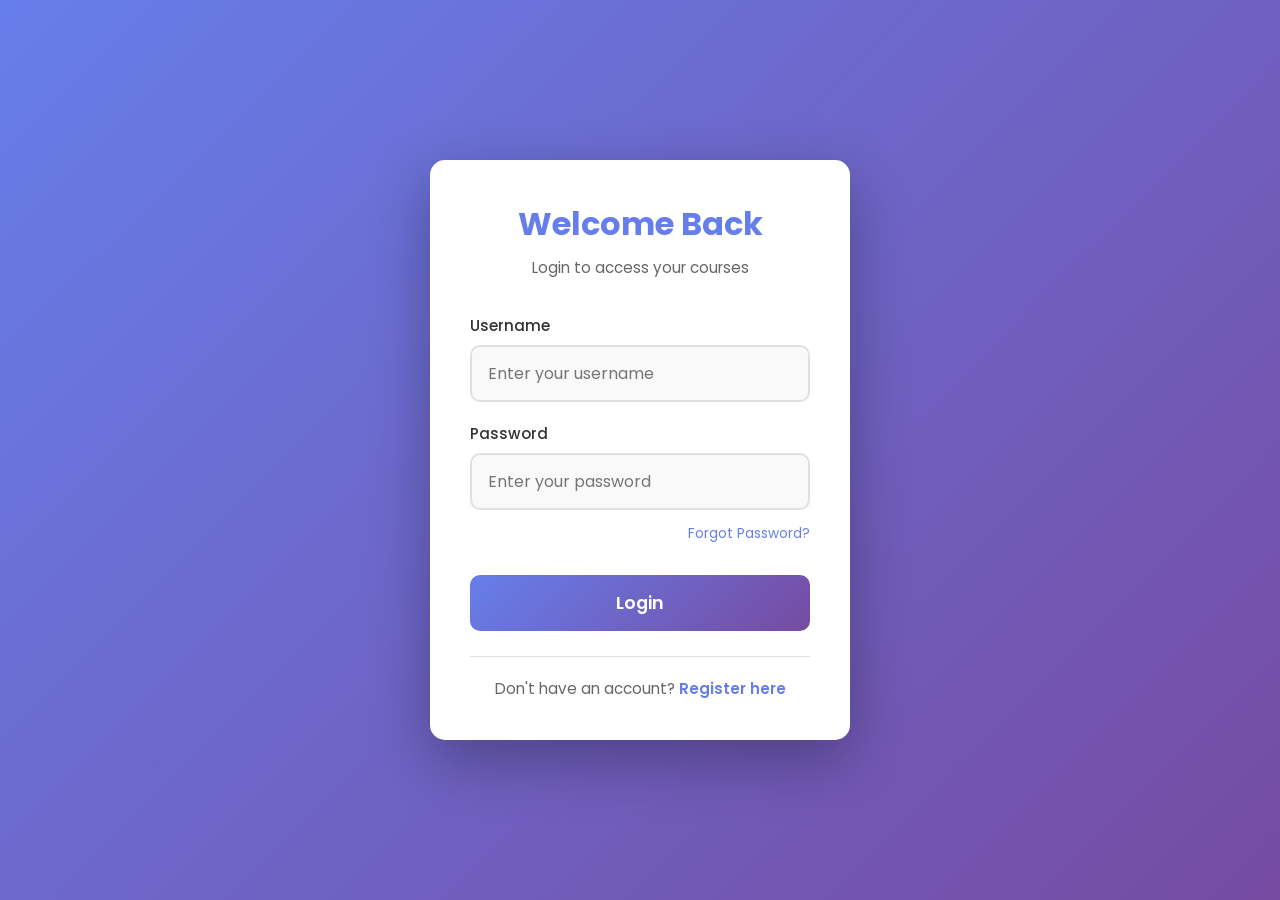
<file: frontend/index.html>
<!DOCTYPE html>
<html lang="en">
<head>
<meta charset="UTF-8">
<meta name="viewport" content="width=device-width, initial-scale=1.0">
<title>Course Registration System</title>

<link href="https://fonts.googleapis.com/css2?family=Poppins:wght@300;400;500;600&display=swap" rel="stylesheet">

<style>

*{
margin:0;
padding:0;
box-sizing:border-box;
font-family:'Poppins',sans-serif;
}

body{
background:linear-gradient(135deg,#6a11cb,#2575fc);
min-height:100vh;
display:flex;
justify-content:center;
align-items:center;
padding:30px;
}

.container{
width:100%;
max-width:1100px;
background:rgba(255,255,255,0.12);
backdrop-filter:blur(15px);
padding:35px;
border-radius:20px;
box-shadow:0 20px 40px rgba(0,0,0,0.25);
color:white;
animation:fadeIn 1s ease;
}

header{
text-align:center;
margin-bottom:30px;
}

header h1{
font-size:2.7rem;
letter-spacing:1px;
}

.user-info{
margin-top:15px;
display:flex;
justify-content:center;
align-items:center;
gap:15px;
}

.user-info span{
font-size:1rem;
font-weight:500;
}

.user-info .btn{
padding:8px 16px;
font-size:0.9rem;
}

.form-section{
background:white;
color:#333;
padding:25px;
border-radius:15px;
margin-bottom:25px;
box-shadow:0 10px 20px rgba(0,0,0,0.1);
animation:slideUp .6s ease;
}

.form-section h2{
margin-bottom:20px;
}

.form-group{
margin-bottom:18px;
display:flex;
flex-direction:column;
}

.form-group label{
font-weight:500;
margin-bottom:5px;
}

.form-group input{
padding:10px;
border-radius:8px;
border:1px solid #ccc;
transition:all .3s;
}

.form-group input:focus{
border-color:#2575fc;
box-shadow:0 0 6px rgba(37,117,252,.4);
outline:none;
}

.form-row{
display:grid;
grid-template-columns:1fr 1fr;
gap:15px;
}

.button-group{
display:flex;
gap:12px;
margin-top:10px;
}

.btn{
padding:10px 16px;
border:none;
border-radius:8px;
cursor:pointer;
font-weight:500;
transition:all .3s;
}

.btn-primary{
background:linear-gradient(135deg,#2575fc,#6a11cb);
color:white;
}

.btn-secondary{
background:#ccc;
color:#333;
}

.btn:hover{
transform:translateY(-3px);
box-shadow:0 6px 15px rgba(0,0,0,.2);
}

.search-section{
display:flex;
gap:10px;
margin-bottom:25px;
}

.search-section input{
flex:1;
padding:10px;
border-radius:8px;
border:none;
}

.courses-section{
background:white;
color:#333;
padding:25px;
border-radius:15px;
box-shadow:0 10px 20px rgba(0,0,0,0.1);
}

.courses-section h2{
margin-bottom:20px;
}

#coursesList{
display:grid;
grid-template-columns:repeat(auto-fill,minmax(250px,1fr));
gap:18px;
}

.course-card{
background:linear-gradient(135deg,#ff9a9e,#fad0c4);
padding:18px;
border-radius:12px;
color:#333;
box-shadow:0 6px 12px rgba(0,0,0,.1);
transition:all .3s;
}

.course-card:hover{
transform:translateY(-6px) scale(1.02);
box-shadow:0 12px 20px rgba(0,0,0,.2);
}

.course-card h3{
margin-bottom:8px;
}

.course-card p{
font-size:.9rem;
margin-bottom:6px;
}

.card-buttons{
margin-top:10px;
display:flex;
gap:8px;
}

.card-buttons button{
flex:1;
padding:6px;
border:none;
border-radius:6px;
cursor:pointer;
font-size:.85rem;
}

.edit-btn{
background:#f1c40f;
}

.delete-btn{
background:#e74c3c;
color:white;
}

.edit-btn:hover,
.delete-btn:hover{
opacity:.85;
}

@keyframes fadeIn{
from{opacity:0}
to{opacity:1}
}

@keyframes slideUp{
from{transform:translateY(40px);opacity:0}
to{transform:translateY(0);opacity:1}
}

@media(max-width:768px){

.form-row{
grid-template-columns:1fr;
}

.search-section{
flex-direction:column;
}

}
/* BOUNCY PAGE ENTRY */
.container{
animation: bounceIn 1s ease;
}

@keyframes bounceIn{
0%{transform:scale(0.6);opacity:0;}
60%{transform:scale(1.05);}
80%{transform:scale(0.97);}
100%{transform:scale(1);opacity:1;}
}

/* BUTTON SPRING EFFECT */
.btn{
transition:transform .2s ease, box-shadow .2s ease;
}

.btn:hover{
transform:translateY(-4px) scale(1.05);
box-shadow:0 8px 18px rgba(0,0,0,0.25);
}

.btn:active{
transform:scale(0.92);
}

/* INPUT POP ANIMATION */
.form-group input{
transition:all .25s ease;
}

.form-group input:focus{
transform:scale(1.03);
border-color:#2575fc;
box-shadow:0 0 8px rgba(37,117,252,.5);
}

/* COURSE CARD BOUNCE */
.course-card{
animation: cardPop .6s ease;
transition:transform .3s ease, box-shadow .3s ease;
}

@keyframes cardPop{
0%{transform:translateY(40px) scale(0.9);opacity:0;}
60%{transform:translateY(-6px) scale(1.05);}
100%{transform:translateY(0) scale(1);opacity:1;}
}

.course-card:hover{
transform:translateY(-8px) scale(1.03) rotate(-0.5deg);
box-shadow:0 15px 25px rgba(0,0,0,0.25);
}

/* SEARCH BAR SMOOTH EFFECT */
.search-section input{
transition:all .3s ease;
}

.search-section input:focus{
transform:scale(1.02);
box-shadow:0 0 10px rgba(255,255,255,.5);
}

/* HEADER FLOATING EFFECT */
header h1{
animation: floatTitle 3s ease-in-out infinite;
}

@keyframes floatTitle{
0%{transform:translateY(0px);}
50%{transform:translateY(-6px);}
100%{transform:translateY(0px);}
}

/* COURSE CARD BUTTONS */
.card-buttons button{
transition:all .2s ease;
}

.card-buttons button:hover{
transform:scale(1.1);
}

/* SMOOTH PAGE FADE */
body{
animation: pageFade .8s ease;
}

@keyframes pageFade{
from{opacity:0;}
to{opacity:1;}
}

</style>
</head>

<body>

<div class="container">

<header>
<h1>Course Registration System</h1>
</header>

<div class="form-section">

<h2 id="formTitle">Add New Course</h2>

<form id="courseForm">

<input type="hidden" id="courseId">

<div class="form-group">
<label for="courseName">Course Name *</label>
<input type="text" id="courseName" required>
</div>

<div class="form-group">
<label for="instructorName">Instructor Name *</label>
<input type="text" id="instructorName" required>
</div>

<div class="form-row">

<div class="form-group">
<label for="credits">Credits *</label>
<input type="number" id="credits" min="1" required>
</div>

<div class="form-group">
<label for="maximumCapacity">Maximum Capacity *</label>
<input type="number" id="maximumCapacity" min="1" required>
</div>

</div>

<div class="button-group">
<button type="submit" class="btn btn-primary" id="submitBtn">Add Course</button>
<button type="button" class="btn btn-secondary" id="cancelBtn" style="display:none;">Cancel</button>
</div>

</form>

</div>

<div class="search-section">

<input type="text" id="searchInput" placeholder="Search courses by name...">

<button class="btn btn-primary" id="searchBtn">Search</button>

<button class="btn btn-secondary" id="clearSearchBtn">Clear</button>

</div>

<div class="courses-section">

<h2>All Courses</h2>

<div id="coursesList"></div>

</div>

</div>

<script src="js/auth.js"></script>
<script src="js/app.js"></script>
<script>
    // Check authentication on page load
    document.addEventListener('DOMContentLoaded', function() {
        if (!isLoggedIn()) {
            window.location.href = 'login.html';
        } else {
            // Display user info in header
            const user = getCurrentUser();
            const header = document.querySelector('header');
            header.innerHTML = `
                <h1>Course Registration System</h1>
                <div class="user-info">
                    <span>Welcome, ${user.username}!</span>
                    <button class="btn btn-secondary" onclick="logout()">Logout</button>
                </div>
            `;
        }
    });
</script>

</body>
</html>
</file>
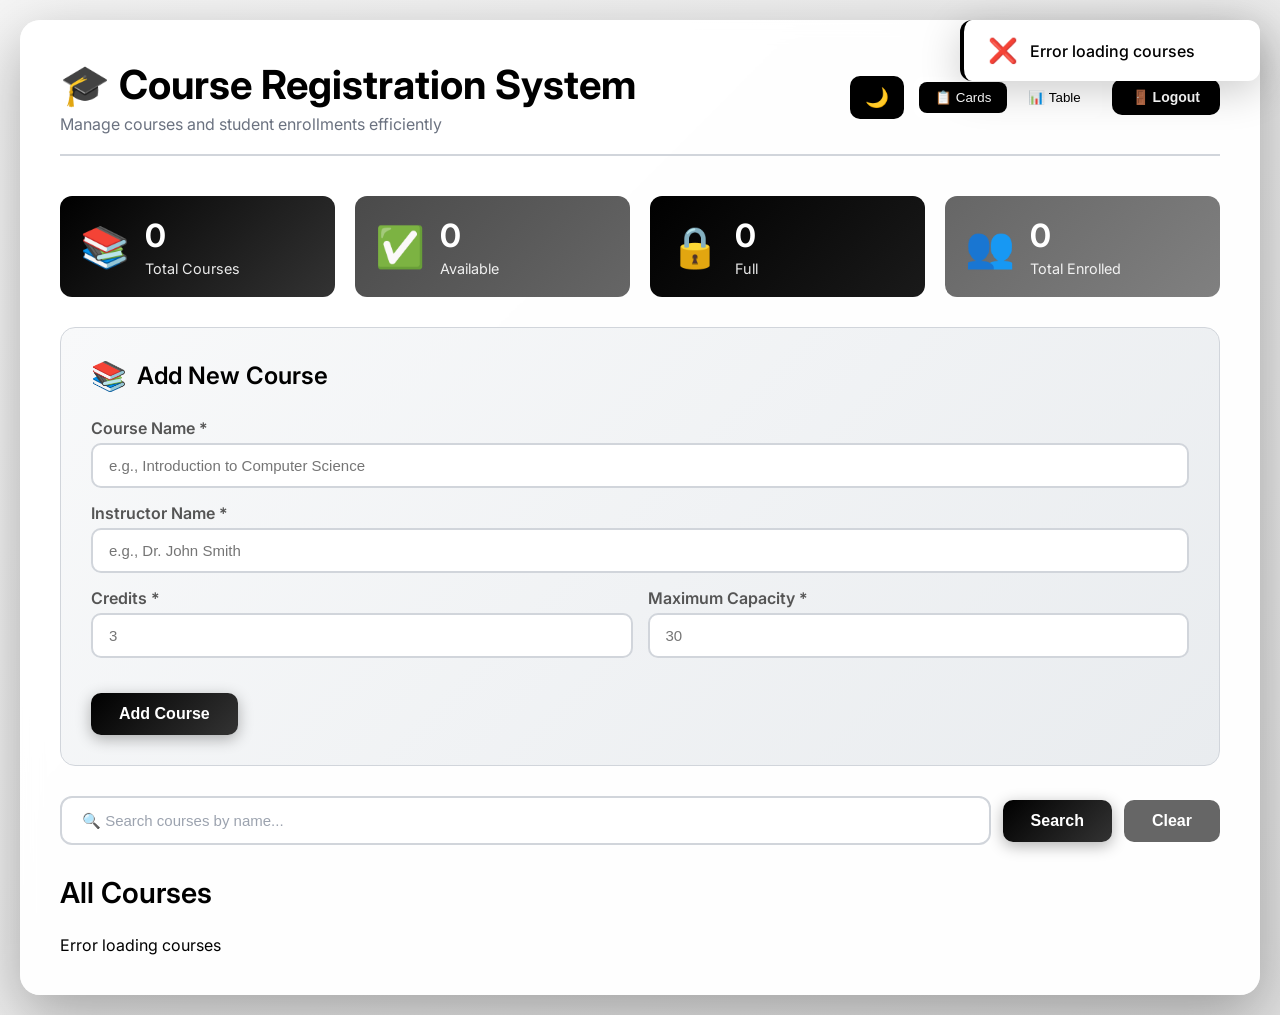
<file: src/main/resources/static/index.html>
<!DOCTYPE html>
<html lang="en">
<head>
    <meta charset="UTF-8">
    <meta name="viewport" content="width=device-width, initial-scale=1.0">
    <title>Course Registration System</title>
    <link rel="stylesheet" href="css/style.css">
    <link rel="preconnect" href="https://fonts.googleapis.com">
    <link rel="preconnect" href="https://fonts.gstatic.com" crossorigin>
    <link href="https://fonts.googleapis.com/css2?family=Inter:wght@400;500;600;700&display=swap" rel="stylesheet">
</head>
<body>
    <div class="toast-container" id="toastContainer"></div>
    
    <div class="container">
        <header>
            <div class="header-content">
                <h1>🎓 Course Registration System</h1>
                <p class="header-subtitle">Manage courses and student enrollments efficiently</p>
            </div>
            <div class="header-actions">
                <button class="theme-toggle" id="themeToggle" title="Toggle Dark Mode">🌙</button>
                <div class="view-toggle">
                    <button class="active" data-view="cards">📋 Cards</button>
                    <button data-view="table">📊 Table</button>
                </div>
                <form method="post" action="/logout" style="display: inline;">
                    <button type="submit" class="btn btn-danger" style="padding: 10px 20px; font-size: 14px;">
                        🚪 Logout
                    </button>
                </form>
            </div>
        </header>
        
        <div class="stats-container" id="statsContainer">
            <div class="stat-card">
                <div class="stat-icon">📚</div>
                <div class="stat-info">
                    <h3 id="totalCourses">0</h3>
                    <p>Total Courses</p>
                </div>
            </div>
            <div class="stat-card" style="background: linear-gradient(135deg, #4a4a4a, #666666);">
                <div class="stat-icon">✅</div>
                <div class="stat-info">
                    <h3 id="availableCourses">0</h3>
                    <p>Available</p>
                </div>
            </div>
            <div class="stat-card" style="background: linear-gradient(135deg, #000000, #1a1a1a);">
                <div class="stat-icon">🔒</div>
                <div class="stat-info">
                    <h3 id="fullCourses">0</h3>
                    <p>Full</p>
                </div>
            </div>
            <div class="stat-card" style="background: linear-gradient(135deg, #666666, #808080);">
                <div class="stat-icon">👥</div>
                <div class="stat-info">
                    <h3 id="totalEnrolled">0</h3>
                    <p>Total Enrolled</p>
                </div>
            </div>
        </div>
        
        <div class="form-section">
            <h2 id="formTitle">Add New Course</h2>
            <form id="courseForm">
                <input type="hidden" id="courseId">
                
                <div class="form-group">
                    <label for="courseName">Course Name *</label>
                    <input type="text" id="courseName" placeholder="e.g., Introduction to Computer Science" required>
                </div>
                
                <div class="form-group">
                    <label for="instructorName">Instructor Name *</label>
                    <input type="text" id="instructorName" placeholder="e.g., Dr. John Smith" required>
                </div>
                
                <div class="form-row">
                    <div class="form-group">
                        <label for="credits">Credits *</label>
                        <input type="number" id="credits" min="1" max="10" placeholder="3" required>
                    </div>
                    
                    <div class="form-group">
                        <label for="maximumCapacity">Maximum Capacity *</label>
                        <input type="number" id="maximumCapacity" min="1" max="500" placeholder="30" required>
                    </div>
                </div>
                
                <div class="button-group">
                    <button type="submit" class="btn btn-primary" id="submitBtn">
                        <span class="btn-text">Add Course</span>
                    </button>
                    <button type="button" class="btn btn-secondary" id="cancelBtn" style="display:none;">Cancel</button>
                </div>
            </form>
        </div>
        
        <div class="search-section">
            <input type="text" id="searchInput" placeholder="🔍 Search courses by name...">
            <button class="btn btn-primary" id="searchBtn">Search</button>
            <button class="btn btn-secondary" id="clearSearchBtn">Clear</button>
        </div>
        
        <div class="courses-section">
            <h2>All Courses</h2>
            <div id="coursesList"></div>
            <div class="table-view" id="tableView">
                <table class="course-table">
                    <thead>
                        <tr>
                            <th>Course Name</th>
                            <th>Instructor</th>
                            <th>Credits</th>
                            <th>Capacity</th>
                            <th>Status</th>
                            <th>Actions</th>
                        </tr>
                    </thead>
                    <tbody id="tableBody"></tbody>
                </table>
            </div>
        </div>
    </div>
    
    <script src="js/app.js"></script>
</body>
</html>
</file>
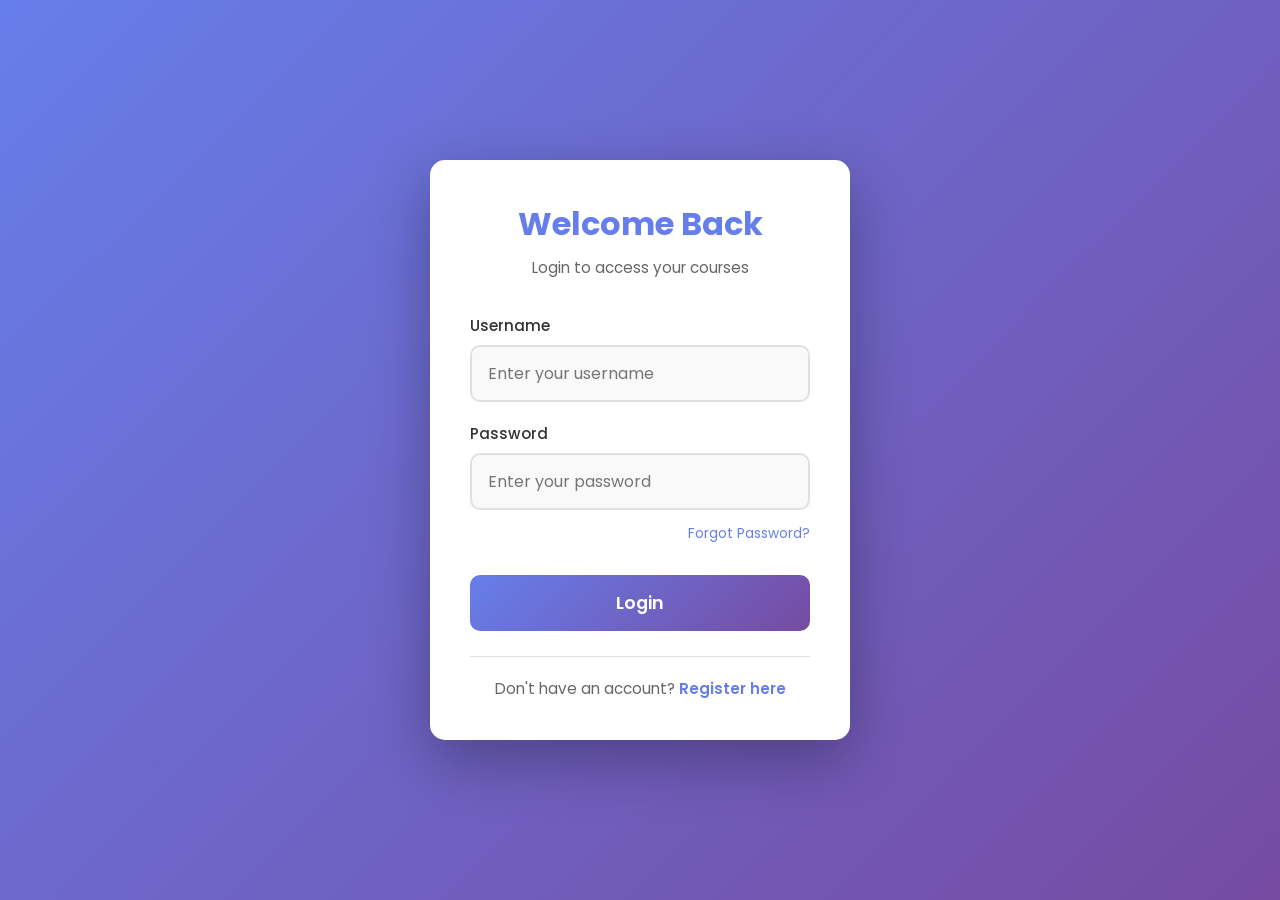
<file: frontend/login.html>
<!DOCTYPE html>
<html lang="en">
<head>
    <meta charset="UTF-8">
    <meta name="viewport" content="width=device-width, initial-scale=1.0">
    <title>Login - Course Registration System</title>
    
    <link href="https://fonts.googleapis.com/css2?family=Poppins:wght@300;400;500;600&display=swap" rel="stylesheet">
    
    <style>
        * {
            margin: 0;
            padding: 0;
            box-sizing: border-box;
            font-family: 'Poppins', sans-serif;
        }
        
        body {
            background: linear-gradient(135deg, #667eea 0%, #764ba2 100%);
            min-height: 100vh;
            display: flex;
            justify-content: center;
            align-items: center;
            padding: 20px;
        }
        
        .login-container {
            width: 100%;
            max-width: 420px;
            background: white;
            border-radius: 15px;
            box-shadow: 0 20px 60px rgba(0, 0, 0, 0.3);
            padding: 40px;
            animation: slideIn 0.6s ease;
        }
        
        @keyframes slideIn {
            from {
                opacity: 0;
                transform: translateY(-30px);
            }
            to {
                opacity: 1;
                transform: translateY(0);
            }
        }
        
        .login-header {
            text-align: center;
            margin-bottom: 35px;
        }
        
        .login-header h1 {
            color: #667eea;
            font-size: 2rem;
            margin-bottom: 8px;
        }
        
        .login-header p {
            color: #666;
            font-size: 0.95rem;
        }
        
        .form-group {
            margin-bottom: 20px;
        }
        
        .form-group label {
            display: block;
            margin-bottom: 8px;
            color: #333;
            font-weight: 500;
            font-size: 0.95rem;
        }
        
        .form-group input {
            width: 100%;
            padding: 14px 16px;
            border: 2px solid #e0e0e0;
            border-radius: 10px;
            font-size: 1rem;
            transition: all 0.3s ease;
            background: #f9f9f9;
        }
        
        .form-group input:focus {
            outline: none;
            border-color: #667eea;
            background: white;
            box-shadow: 0 0 0 4px rgba(102, 126, 234, 0.15);
        }
        
        .btn-login {
            width: 100%;
            padding: 15px;
            background: linear-gradient(135deg, #667eea 0%, #764ba2 100%);
            color: white;
            border: none;
            border-radius: 10px;
            font-size: 1.1rem;
            font-weight: 600;
            cursor: pointer;
            transition: all 0.3s ease;
            margin-top: 10px;
        }
        
        .btn-login:hover {
            transform: translateY(-3px);
            box-shadow: 0 8px 20px rgba(102, 126, 234, 0.4);
        }
        
        .btn-login:active {
            transform: scale(0.98);
        }
        
        .btn-login:disabled {
            background: #ccc;
            cursor: not-allowed;
            transform: none;
            box-shadow: none;
        }
        
        .form-footer {
            text-align: center;
            margin-top: 25px;
            padding-top: 20px;
            border-top: 1px solid #e0e0e0;
        }
        
        .form-footer p {
            color: #666;
            font-size: 0.95rem;
        }
        
        .form-footer a {
            color: #667eea;
            text-decoration: none;
            font-weight: 600;
            transition: color 0.3s ease;
        }
        
        .form-footer a:hover {
            color: #764ba2;
            text-decoration: underline;
        }
        
        .error-message {
            background: #fee;
            color: #c33;
            padding: 12px 16px;
            border-radius: 8px;
            margin-bottom: 20px;
            font-size: 0.9rem;
            display: none;
            animation: shake 0.5s ease;
        }
        
        @keyframes shake {
            0%, 100% { transform: translateX(0); }
            25% { transform: translateX(-10px); }
            75% { transform: translateX(10px); }
        }
        
        .error-message.show {
            display: block;
        }
        
        .loading-spinner {
            display: inline-block;
            width: 20px;
            height: 20px;
            border: 3px solid rgba(255, 255, 255, 0.3);
            border-radius: 50%;
            border-top-color: white;
            animation: spin 1s ease-in-out infinite;
            margin-right: 10px;
            vertical-align: middle;
        }
        
        @keyframes spin {
            to { transform: rotate(360deg); }
        }
        
        .forgot-password {
            text-align: right;
            margin-top: -10px;
            margin-bottom: 20px;
        }
        
        .forgot-password a {
            color: #667eea;
            font-size: 0.85rem;
            text-decoration: none;
        }
        
        .forgot-password a:hover {
            text-decoration: underline;
        }
    </style>
</head>
<body>
    
    <div class="login-container">
        <div class="login-header">
            <h1>Welcome Back</h1>
            <p>Login to access your courses</p>
        </div>
        
        <div class="error-message" id="errorMessage"></div>
        
        <form id="loginForm">
            <div class="form-group">
                <label for="username">Username</label>
                <input type="text" id="username" name="username" required 
                       placeholder="Enter your username" autocomplete="username">
            </div>
            
            <div class="form-group">
                <label for="password">Password</label>
                <input type="password" id="password" name="password" required 
                       placeholder="Enter your password" autocomplete="current-password">
            </div>
            
            <div class="forgot-password">
                <a href="#">Forgot Password?</a>
            </div>
            
            <button type="submit" class="btn-login" id="loginBtn">Login</button>
        </form>
        
        <div class="form-footer">
            <p>Don't have an account? <a href="register.html">Register here</a></p>
        </div>
    </div>
    
    <script src="js/auth.js"></script>
    <script>
        // Check if already logged in
        if (isLoggedIn()) {
            window.location.href = 'index.html';
        }
        
        const loginForm = document.getElementById('loginForm');
        const errorMessage = document.getElementById('errorMessage');
        const loginBtn = document.getElementById('loginBtn');
        
        loginForm.addEventListener('submit', async (e) => {
            e.preventDefault();
            
            const username = document.getElementById('username').value.trim();
            const password = document.getElementById('password').value;
            
            if (!username || !password) {
                showError('Please enter both username and password');
                return;
            }
            
            // Show loading state
            loginBtn.disabled = true;
            loginBtn.innerHTML = '<span class="loading-spinner"></span>Logging in...';
            errorMessage.classList.remove('show');
            
            try {
                const result = await login(username, password);
                
                if (result.success) {
                    // Redirect to main page
                    window.location.href = 'index.html';
                } else {
                    showError(result.message);
                }
            } catch (error) {
                showError('An error occurred. Please try again.');
            } finally {
                loginBtn.disabled = false;
                loginBtn.innerHTML = 'Login';
            }
        });
        
        function showError(message) {
            errorMessage.textContent = message;
            errorMessage.classList.add('show');
        }
    </script>
</body>
</html>
</file>
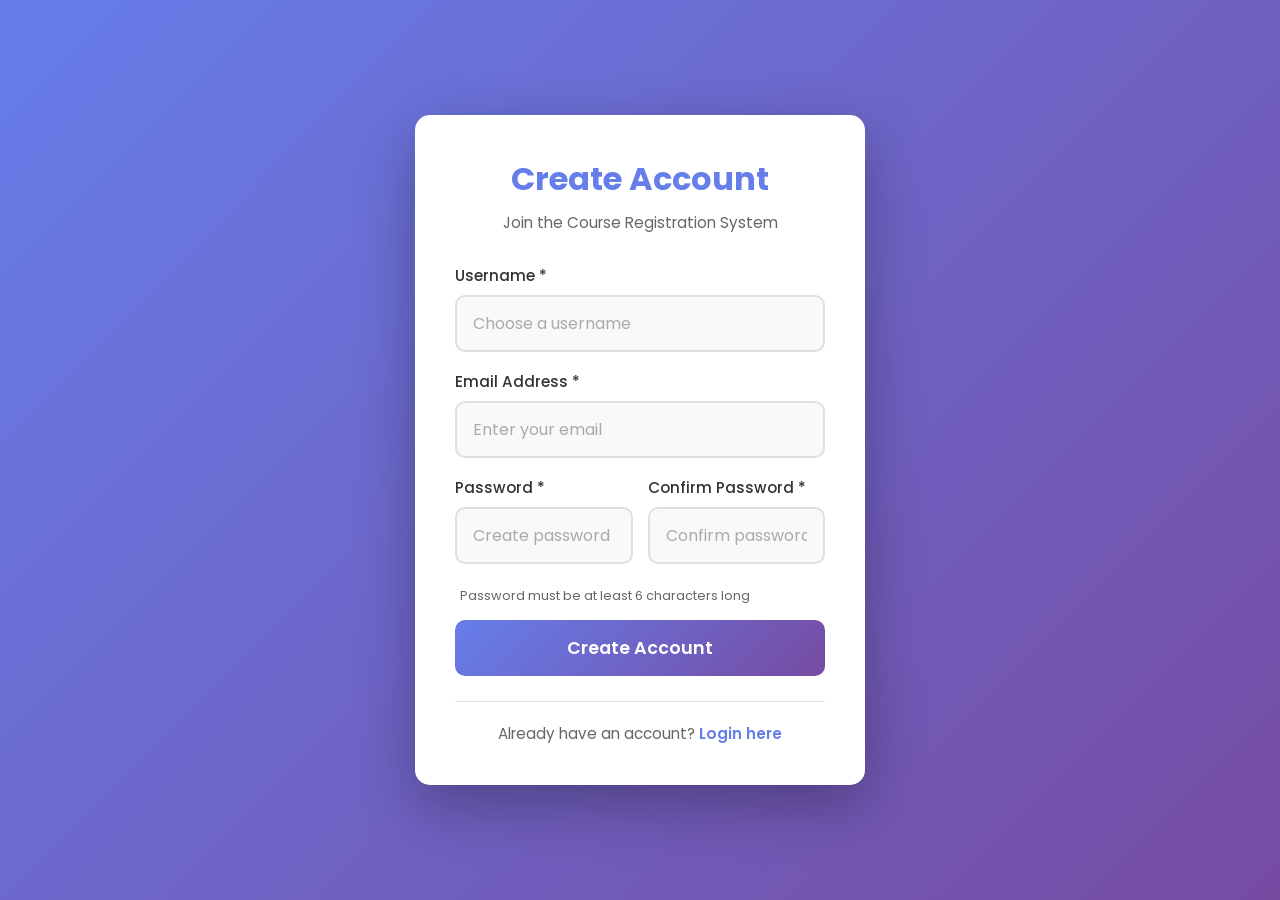
<file: frontend/register.html>
<!DOCTYPE html>
<html lang="en">
<head>
    <meta charset="UTF-8">
    <meta name="viewport" content="width=device-width, initial-scale=1.0">
    <title>Register - Course Registration System</title>
    
    <link href="https://fonts.googleapis.com/css2?family=Poppins:wght@300;400;500;600&display=swap" rel="stylesheet">
    
    <style>
        * {
            margin: 0;
            padding: 0;
            box-sizing: border-box;
            font-family: 'Poppins', sans-serif;
        }
        
        body {
            background: linear-gradient(135deg, #667eea 0%, #764ba2 100%);
            min-height: 100vh;
            display: flex;
            justify-content: center;
            align-items: center;
            padding: 20px;
        }
        
        .register-container {
            width: 100%;
            max-width: 450px;
            background: white;
            border-radius: 15px;
            box-shadow: 0 20px 60px rgba(0, 0, 0, 0.3);
            padding: 40px;
            animation: slideIn 0.6s ease;
        }
        
        @keyframes slideIn {
            from {
                opacity: 0;
                transform: translateY(-30px);
            }
            to {
                opacity: 1;
                transform: translateY(0);
            }
        }
        
        .register-header {
            text-align: center;
            margin-bottom: 30px;
        }
        
        .register-header h1 {
            color: #667eea;
            font-size: 2rem;
            margin-bottom: 8px;
        }
        
        .register-header p {
            color: #666;
            font-size: 0.95rem;
        }
        
        .form-group {
            margin-bottom: 18px;
        }
        
        .form-group label {
            display: block;
            margin-bottom: 8px;
            color: #333;
            font-weight: 500;
            font-size: 0.95rem;
        }
        
        .form-group input {
            width: 100%;
            padding: 14px 16px;
            border: 2px solid #e0e0e0;
            border-radius: 10px;
            font-size: 1rem;
            transition: all 0.3s ease;
            background: #f9f9f9;
        }
        
        .form-group input:focus {
            outline: none;
            border-color: #667eea;
            background: white;
            box-shadow: 0 0 0 4px rgba(102, 126, 234, 0.15);
        }
        
        .form-group input::placeholder {
            color: #aaa;
        }
        
        .password-requirements {
            font-size: 0.8rem;
            color: #666;
            margin-top: 5px;
            padding-left: 5px;
        }
        
        .btn-register {
            width: 100%;
            padding: 15px;
            background: linear-gradient(135deg, #667eea 0%, #764ba2 100%);
            color: white;
            border: none;
            border-radius: 10px;
            font-size: 1.1rem;
            font-weight: 600;
            cursor: pointer;
            transition: all 0.3s ease;
            margin-top: 15px;
        }
        
        .btn-register:hover {
            transform: translateY(-3px);
            box-shadow: 0 8px 20px rgba(102, 126, 234, 0.4);
        }
        
        .btn-register:active {
            transform: scale(0.98);
        }
        
        .btn-register:disabled {
            background: #ccc;
            cursor: not-allowed;
            transform: none;
            box-shadow: none;
        }
        
        .form-footer {
            text-align: center;
            margin-top: 25px;
            padding-top: 20px;
            border-top: 1px solid #e0e0e0;
        }
        
        .form-footer p {
            color: #666;
            font-size: 0.95rem;
        }
        
        .form-footer a {
            color: #667eea;
            text-decoration: none;
            font-weight: 600;
            transition: color 0.3s ease;
        }
        
        .form-footer a:hover {
            color: #764ba2;
            text-decoration: underline;
        }
        
        .error-message {
            background: #fee;
            color: #c33;
            padding: 12px 16px;
            border-radius: 8px;
            margin-bottom: 20px;
            font-size: 0.9rem;
            display: none;
            animation: shake 0.5s ease;
        }
        
        @keyframes shake {
            0%, 100% { transform: translateX(0); }
            25% { transform: translateX(-10px); }
            75% { transform: translateX(10px); }
        }
        
        .error-message.show {
            display: block;
        }
        
        .success-message {
            background: #efe;
            color: #3c3;
            padding: 12px 16px;
            border-radius: 8px;
            margin-bottom: 20px;
            font-size: 0.9rem;
            display: none;
        }
        
        .success-message.show {
            display: block;
        }
        
        .loading-spinner {
            display: inline-block;
            width: 20px;
            height: 20px;
            border: 3px solid rgba(255, 255, 255, 0.3);
            border-radius: 50%;
            border-top-color: white;
            animation: spin 1s ease-in-out infinite;
            margin-right: 10px;
            vertical-align: middle;
        }
        
        @keyframes spin {
            to { transform: rotate(360deg); }
        }
        
        .form-row {
            display: flex;
            gap: 15px;
        }
        
        .form-row .form-group {
            flex: 1;
        }
        
        @media (max-width: 500px) {
            .form-row {
                flex-direction: column;
                gap: 0;
            }
        }
    </style>
</head>
<body>
    
    <div class="register-container">
        <div class="register-header">
            <h1>Create Account</h1>
            <p>Join the Course Registration System</p>
        </div>
        
        <div class="error-message" id="errorMessage"></div>
        <div class="success-message" id="successMessage"></div>
        
        <form id="registerForm">
            <div class="form-group">
                <label for="username">Username *</label>
                <input type="text" id="username" name="username" required 
                       placeholder="Choose a username" autocomplete="username">
            </div>
            
            <div class="form-group">
                <label for="email">Email Address *</label>
                <input type="email" id="email" name="email" required 
                       placeholder="Enter your email" autocomplete="email">
            </div>
            
            <div class="form-row">
                <div class="form-group">
                    <label for="password">Password *</label>
                    <input type="password" id="password" name="password" required 
                           placeholder="Create password" autocomplete="new-password">
                </div>
                
                <div class="form-group">
                    <label for="confirmPassword">Confirm Password *</label>
                    <input type="password" id="confirmPassword" name="confirmPassword" required 
                           placeholder="Confirm password" autocomplete="new-password">
                </div>
            </div>
            
            <p class="password-requirements">Password must be at least 6 characters long</p>
            
            <button type="submit" class="btn-register" id="registerBtn">Create Account</button>
        </form>
        
        <div class="form-footer">
            <p>Already have an account? <a href="login.html">Login here</a></p>
        </div>
    </div>
    
    <script src="js/auth.js"></script>
    <script>
        // Check if already logged in
        if (isLoggedIn()) {
            window.location.href = 'index.html';
        }
        
        const registerForm = document.getElementById('registerForm');
        const errorMessage = document.getElementById('errorMessage');
        const successMessage = document.getElementById('successMessage');
        const registerBtn = document.getElementById('registerBtn');
        
        registerForm.addEventListener('submit', async (e) => {
            e.preventDefault();
            
            const username = document.getElementById('username').value.trim();
            const email = document.getElementById('email').value.trim();
            const password = document.getElementById('password').value;
            const confirmPassword = document.getElementById('confirmPassword').value;
            
            // Hide messages
            errorMessage.classList.remove('show');
            successMessage.classList.remove('show');
            
            // Validation
            if (!username || !email || !password || !confirmPassword) {
                showError('Please fill in all required fields');
                return;
            }
            
            if (username.length < 3) {
                showError('Username must be at least 3 characters long');
                return;
            }
            
            if (password.length < 6) {
                showError('Password must be at least 6 characters long');
                return;
            }
            
            if (password !== confirmPassword) {
                showError('Passwords do not match');
                return;
            }
            
            // Email validation
            const emailRegex = /^[^\s@]+@[^\s@]+\.[^\s@]+$/;
            if (!emailRegex.test(email)) {
                showError('Please enter a valid email address');
                return;
            }
            
            // Show loading state
            registerBtn.disabled = true;
            registerBtn.innerHTML = '<span class="loading-spinner"></span>Creating account...';
            
            try {
                const result = await register(username, email, password);
                
                if (result.success) {
                    successMessage.textContent = 'Account created successfully! Redirecting...';
                    successMessage.classList.add('show');
                    
                    // Redirect to login page after short delay
                    setTimeout(() => {
                        window.location.href = 'login.html';
                    }, 1500);
                } else {
                    showError(result.message);
                }
            } catch (error) {
                showError('An error occurred. Please try again.');
            } finally {
                registerBtn.disabled = false;
                registerBtn.innerHTML = 'Create Account';
            }
        });
        
        function showError(message) {
            errorMessage.textContent = message;
            errorMessage.classList.add('show');
            successMessage.classList.remove('show');
        }
    </script>
</body>
</html>
</file>
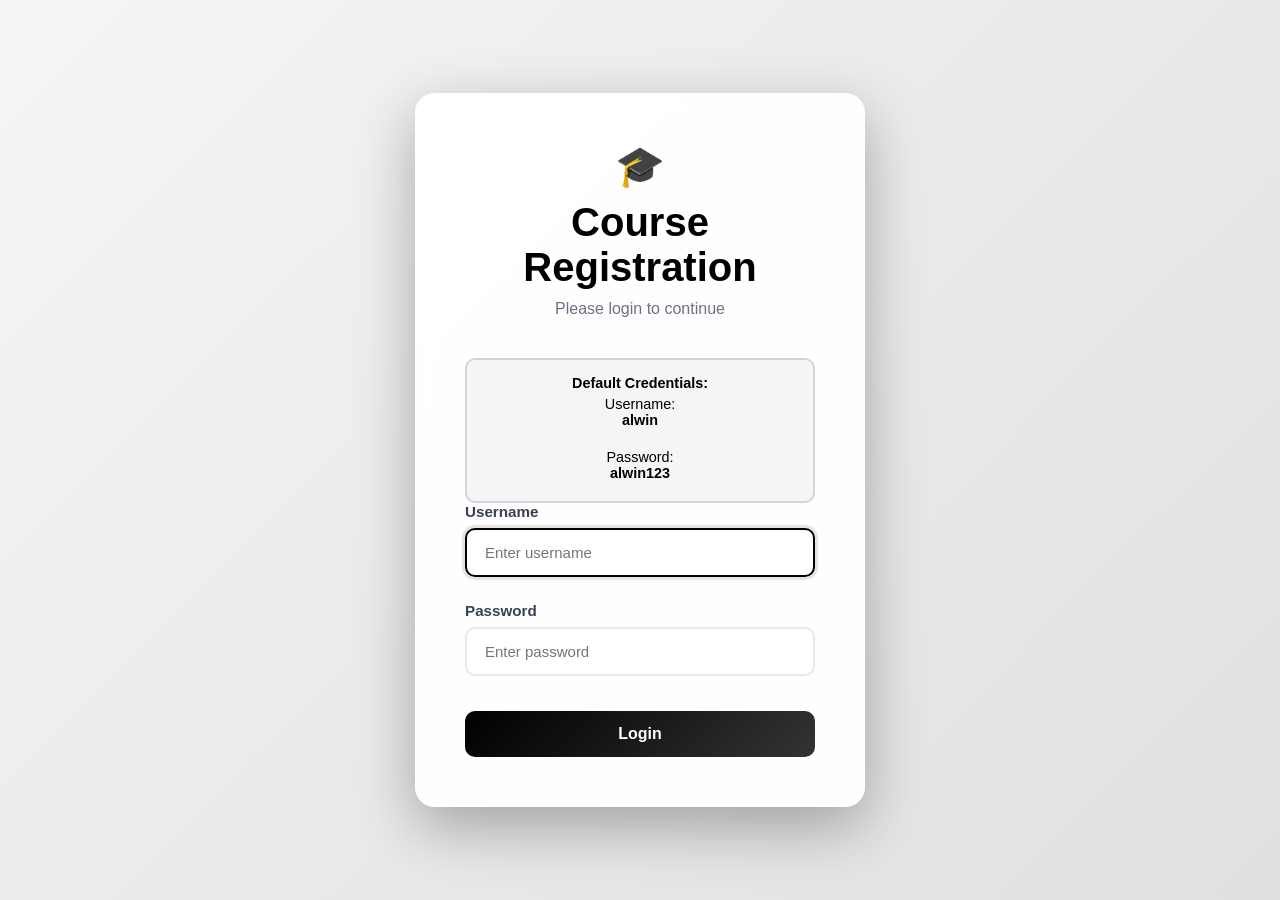
<file: src/main/resources/static/login.html>
<!DOCTYPE html>
<html lang="en">
<head>
    <meta charset="UTF-8">
    <meta name="viewport" content="width=device-width, initial-scale=1.0">
    <title>Login - Course Registration System</title>
    <style>
        * {
            margin: 0;
            padding: 0;
            box-sizing: border-box;
        }
        
        body {
            font-family: 'Inter', -apple-system, BlinkMacSystemFont, 'Segoe UI', sans-serif;
            background: linear-gradient(135deg, #f5f5f5 0%, #e0e0e0 100%);
            min-height: 100vh;
            display: flex;
            justify-content: center;
            align-items: center;
            padding: 20px;
        }
        
        .login-container {
            background: rgba(255, 255, 255, 0.95);
            backdrop-filter: blur(10px);
            border-radius: 20px;
            box-shadow: 0 20px 60px rgba(0,0,0,0.3);
            padding: 50px;
            width: 100%;
            max-width: 450px;
            animation: fadeIn 0.5s ease;
        }
        
        @keyframes fadeIn {
            from {
                opacity: 0;
                transform: translateY(20px);
            }
            to {
                opacity: 1;
                transform: translateY(0);
            }
        }
        
        .login-header {
            text-align: center;
            margin-bottom: 40px;
        }
        
        .login-header h1 {
            color: #000000;
            font-size: 2.5em;
            margin-bottom: 10px;
        }
        
        .login-header p {
            color: #6b7280;
            font-size: 1em;
        }
        
        .form-group {
            margin-bottom: 25px;
        }
        
        .form-group label {
            display: block;
            margin-bottom: 8px;
            color: #374151;
            font-weight: 600;
            font-size: 0.95em;
        }
        
        .form-group input {
            width: 100%;
            padding: 14px 18px;
            border: 2px solid #e5e7eb;
            border-radius: 10px;
            font-size: 15px;
            transition: all 0.3s;
            background: white;
        }
        
        .form-group input:focus {
            outline: none;
            border-color: #000000;
            box-shadow: 0 0 0 3px rgba(0, 0, 0, 0.1);
        }
        
        .login-btn {
            width: 100%;
            padding: 14px;
            background: linear-gradient(135deg, #000000 0%, #333333 100%);
            color: white;
            border: none;
            border-radius: 10px;
            font-size: 16px;
            font-weight: 600;
            cursor: pointer;
            transition: all 0.3s;
            margin-top: 10px;
        }
        
        .login-btn:hover {
            transform: translateY(-2px);
            box-shadow: 0 6px 20px rgba(0, 0, 0, 0.3);
        }
        
        .error-message {
            background: #f5f5f5;
            color: #000000;
            padding: 12px;
            border-radius: 8px;
            margin-bottom: 20px;
            text-align: center;
            font-size: 0.9em;
            border: 2px solid #000000;
        }
        
        .success-message {
            background: #f5f5f5;
            color: #000000;
            padding: 12px;
            border-radius: 8px;
            margin-bottom: 20px;
            text-align: center;
            font-size: 0.9em;
            border: 2px solid #4a4a4a;
        }
        
        .credentials-hint {
            background: #f5f5f5;
            color: #000000;
            padding: 15px;
            border-radius: 10px;
            margin-top: 20px;
            font-size: 0.9em;
            text-align: center;
            border: 2px solid #d1d5db;
        }
        
        .credentials-hint strong {
            display: block;
            margin-bottom: 5px;
        }
    </style>
</head>
<body>
    <div class="login-container">
        <div class="login-header">
            <h1>🎓</h1>
            <h1>Course Registration</h1>
            <p>Please login to continue</p>
        </div>
        
        <div class="credentials-hint">
            <strong>Default Credentials:</strong>
            Username: <strong>alwin</strong><br>
            Password: <strong>alwin123</strong>
        </div>
        
        <form method="post" action="/login">
            <div class="form-group">
                <label for="username">Username</label>
                <input type="text" id="username" name="username" placeholder="Enter username" required autofocus>
            </div>
            
            <div class="form-group">
                <label for="password">Password</label>
                <input type="password" id="password" name="password" placeholder="Enter password" required>
            </div>
            
            <button type="submit" class="login-btn">Login</button>
        </form>
    </div>
    
    <script>
        // Check for error or logout parameters
        const urlParams = new URLSearchParams(window.location.search);
        if (urlParams.get('error')) {
            const form = document.querySelector('form');
            const errorDiv = document.createElement('div');
            errorDiv.className = 'error-message';
            errorDiv.textContent = 'Invalid username or password';
            form.insertBefore(errorDiv, form.firstChild);
        }
        if (urlParams.get('logout')) {
            const form = document.querySelector('form');
            const successDiv = document.createElement('div');
            successDiv.className = 'success-message';
            successDiv.textContent = 'You have been logged out successfully';
            form.insertBefore(successDiv, form.firstChild);
        }
    </script>
</body>
</html>
</file>
<file: src/main/resources/static/css/style.css>
:root {
    --primary: #000000;
    --primary-dark: #1a1a1a;
    --secondary: #333333;
    --success: #4a4a4a;
    --warning: #666666;
    --danger: #000000;
    --dark: #000000;
    --light: #ffffff;
    --border: #d1d5db;
    --shadow: rgba(0, 0, 0, 0.1);
}

* {
    margin: 0;
    padding: 0;
    box-sizing: border-box;
}

body {
    font-family: 'Inter', -apple-system, BlinkMacSystemFont, 'Segoe UI', sans-serif;
    background: linear-gradient(135deg, #f5f5f5 0%, #e0e0e0 100%);
    min-height: 100vh;
    padding: 20px;
    color: var(--dark);
    transition: background 0.3s ease;
}

body.dark-mode {
    background: linear-gradient(135deg, #1a1a1a 0%, #000000 100%);
    color: var(--light);
}

.container {
    max-width: 1400px;
    margin: 0 auto;
    background: rgba(255, 255, 255, 0.95);
    backdrop-filter: blur(10px);
    border-radius: 20px;
    box-shadow: 0 20px 60px rgba(0,0,0,0.3);
    padding: 40px;
    animation: fadeIn 0.5s ease;
}

body.dark-mode .container {
    background: rgba(31, 41, 55, 0.95);
}

@keyframes fadeIn {
    from {
        opacity: 0;
        transform: translateY(20px);
    }
    to {
        opacity: 1;
        transform: translateY(0);
    }
}

header {
    display: flex;
    justify-content: space-between;
    align-items: center;
    margin-bottom: 40px;
    padding-bottom: 20px;
    border-bottom: 2px solid var(--border);
}

body.dark-mode header {
    border-bottom-color: rgba(255, 255, 255, 0.1);
}

.header-content {
    flex: 1;
}

header h1 {
    color: #000000;
    font-size: 2.5em;
    font-weight: 700;
    margin-bottom: 5px;
}

body.dark-mode header h1 {
    color: #ffffff;
}

.header-subtitle {
    color: #6b7280;
    font-size: 1em;
}

.header-actions {
    display: flex;
    gap: 10px;
    align-items: center;
}

.theme-toggle {
    background: #000000;
    color: white;
    border: none;
    padding: 10px 15px;
    border-radius: 10px;
    cursor: pointer;
    font-size: 1.2em;
    transition: all 0.3s;
}

.theme-toggle:hover {
    background: #333333;
    transform: scale(1.05);
}

.view-toggle {
    display: flex;
    background: var(--light);
    border-radius: 10px;
    padding: 5px;
    gap: 5px;
}

body.dark-mode .view-toggle {
    background: rgba(255, 255, 255, 0.1);
}

.view-toggle button {
    padding: 8px 16px;
    border: none;
    background: transparent;
    border-radius: 8px;
    cursor: pointer;
    transition: all 0.3s;
    font-weight: 500;
}

.view-toggle button.active {
    background: #000000;
    color: white;
}

.form-section {
    background: linear-gradient(135deg, #f8f9fa 0%, #e9ecef 100%);
    padding: 30px;
    border-radius: 15px;
    margin-bottom: 30px;
    border: 1px solid var(--border);
    transition: all 0.3s;
}

body.dark-mode .form-section {
    background: linear-gradient(135deg, rgba(255, 255, 255, 0.05) 0%, rgba(255, 255, 255, 0.02) 100%);
    border-color: rgba(255, 255, 255, 0.1);
}

.form-section:hover {
    box-shadow: 0 10px 30px var(--shadow);
}

.form-section h2 {
    color: #000000;
    margin-bottom: 25px;
    font-size: 1.5em;
    font-weight: 600;
    display: flex;
    align-items: center;
    gap: 10px;
}

body.dark-mode .form-section h2 {
    color: #ffffff;
}

.form-section h2::before {
    content: '📚';
    font-size: 1.2em;
}

.form-group {
    margin-bottom: 15px;
    flex: 1;
}

.form-row {
    display: flex;
    gap: 15px;
}

.form-group label {
    display: block;
    margin-bottom: 5px;
    color: #555;
    font-weight: 600;
}

.form-group input {
    width: 100%;
    padding: 12px 16px;
    border: 2px solid var(--border);
    border-radius: 10px;
    font-size: 15px;
    transition: all 0.3s;
    background: white;
}

body.dark-mode .form-group input {
    background: rgba(255, 255, 255, 0.05);
    border-color: rgba(255, 255, 255, 0.1);
    color: var(--light);
}

.form-group input:focus {
    outline: none;
    border-color: #000000;
    box-shadow: 0 0 0 3px rgba(0, 0, 0, 0.1);
    transform: translateY(-2px);
}

.form-group input:invalid:not(:placeholder-shown) {
    border-color: #000000;
}

.form-group input:valid:not(:placeholder-shown) {
    border-color: #4a4a4a;
}

.button-group {
    display: flex;
    gap: 10px;
    margin-top: 20px;
}

.btn {
    padding: 12px 28px;
    border: none;
    border-radius: 10px;
    cursor: pointer;
    font-size: 16px;
    font-weight: 600;
    transition: all 0.3s;
    position: relative;
    overflow: hidden;
}

.btn::before {
    content: '';
    position: absolute;
    top: 50%;
    left: 50%;
    width: 0;
    height: 0;
    border-radius: 50%;
    background: rgba(255, 255, 255, 0.3);
    transform: translate(-50%, -50%);
    transition: width 0.6s, height 0.6s;
}

.btn:hover::before {
    width: 300px;
    height: 300px;
}

.btn-primary {
    background: linear-gradient(135deg, #000000 0%, #333333 100%);
    color: white;
    box-shadow: 0 4px 15px rgba(0, 0, 0, 0.3);
}

.btn-primary:hover {
    transform: translateY(-3px);
    box-shadow: 0 6px 20px rgba(0, 0, 0, 0.4);
}

.btn-secondary {
    background: #666666;
    color: white;
}

.btn-secondary:hover {
    background: #4a4a4a;
    transform: translateY(-2px);
}

.btn-danger {
    background: #000000;
    color: white;
    padding: 8px 16px;
    font-size: 14px;
}

.btn-danger:hover {
    background: #1a1a1a;
    transform: translateY(-2px);
}

.btn-success {
    background: #4a4a4a;
    color: white;
    padding: 8px 16px;
    font-size: 14px;
}

.btn-success:hover {
    background: #333333;
    transform: translateY(-2px);
}

.btn-warning {
    background: #666666;
    color: white;
    padding: 8px 16px;
    font-size: 14px;
}

.btn-warning:hover {
    background: #4a4a4a;
    transform: translateY(-2px);
}

.btn:disabled {
    opacity: 0.5;
    cursor: not-allowed;
    transform: none !important;
}

.search-section {
    display: flex;
    gap: 12px;
    margin-bottom: 30px;
    align-items: center;
}

#searchInput {
    flex: 1;
    padding: 14px 20px;
    border: 2px solid var(--border);
    border-radius: 12px;
    font-size: 15px;
    background: white;
    transition: all 0.3s;
}

body.dark-mode #searchInput {
    background: rgba(255, 255, 255, 0.05);
    border-color: rgba(255, 255, 255, 0.1);
    color: var(--light);
}

#searchInput:focus {
    outline: none;
    border-color: #000000;
    box-shadow: 0 0 0 3px rgba(0, 0, 0, 0.1);
}

#searchInput::placeholder {
    color: #9ca3af;
}

.courses-section h2 {
    color: var(--dark);
    margin-bottom: 25px;
    font-size: 1.8em;
    font-weight: 600;
}

body.dark-mode .courses-section h2 {
    color: var(--light);
}

#coursesList {
    display: grid;
    grid-template-columns: repeat(auto-fill, minmax(380px, 1fr));
    gap: 25px;
}

.course-card {
    background: white;
    border: 2px solid var(--border);
    border-radius: 16px;
    padding: 25px;
    transition: all 0.3s;
    position: relative;
    overflow: hidden;
}

body.dark-mode .course-card {
    background: rgba(255, 255, 255, 0.05);
    border-color: rgba(255, 255, 255, 0.1);
}

.course-card::before {
    content: '';
    position: absolute;
    top: 0;
    left: 0;
    width: 100%;
    height: 4px;
    background: linear-gradient(90deg, #000000, #666666);
}

.course-card:hover {
    box-shadow: 0 10px 40px rgba(0,0,0,0.15);
    transform: translateY(-8px);
    border-color: #000000;
}

.course-card.full {
    border-color: #000000;
    background: linear-gradient(135deg, #f5f5f5 0%, #e0e0e0 100%);
}

body.dark-mode .course-card.full {
    background: rgba(0, 0, 0, 0.3);
}

.course-card.full::before {
    background: #000000;
}

.course-card h3 {
    color: #000000;
    margin-bottom: 15px;
    font-size: 1.4em;
    font-weight: 700;
}

body.dark-mode .course-card h3 {
    color: #ffffff;
}

.course-info {
    margin: 12px 0;
    color: #6b7280;
    font-size: 0.95em;
    display: flex;
    align-items: center;
    gap: 8px;
}

body.dark-mode .course-info {
    color: #9ca3af;
}

.course-info strong {
    color: var(--dark);
    font-weight: 600;
}

body.dark-mode .course-info strong {
    color: var(--light);
}

.course-info::before {
    font-size: 1.2em;
}

.course-info:nth-child(2)::before { content: '👨‍🏫'; }
.course-info:nth-child(3)::before { content: '📖'; }
.course-info:nth-child(4)::before { content: '👥'; }
.course-info:nth-child(6)::before { content: '📅'; }

.capacity-bar {
    width: 100%;
    height: 20px;
    background: #e0e0e0;
    border-radius: 10px;
    overflow: hidden;
    margin: 10px 0;
}

.capacity-fill {
    height: 100%;
    background: #4a4a4a;
    transition: width 0.3s;
}

.capacity-fill.warning {
    background: #666666;
}

.capacity-fill.full {
    background: #000000;
}

.course-actions {
    display: flex;
    gap: 10px;
    margin-top: 15px;
    flex-wrap: wrap;
}

.badge {
    display: inline-block;
    padding: 5px 10px;
    border-radius: 5px;
    font-size: 12px;
    font-weight: 600;
    margin-top: 10px;
}

.badge-full {
    background: #000000;
    color: white;
}

.badge-available {
    background: #666666;
    color: white;
}

/* Toast Notifications */
.toast-container {
    position: fixed;
    top: 20px;
    right: 20px;
    z-index: 9999;
}

.toast {
    background: white;
    padding: 16px 24px;
    border-radius: 12px;
    box-shadow: 0 10px 40px rgba(0,0,0,0.2);
    margin-bottom: 10px;
    display: flex;
    align-items: center;
    gap: 12px;
    min-width: 300px;
    animation: slideIn 0.3s ease;
    border-left: 4px solid var(--primary);
}

@keyframes slideIn {
    from {
        transform: translateX(400px);
        opacity: 0;
    }
    to {
        transform: translateX(0);
        opacity: 1;
    }
}

.toast.success {
    border-left-color: #4a4a4a;
}

.toast.error {
    border-left-color: #000000;
}

.toast.warning {
    border-left-color: #666666;
}

.toast-icon {
    font-size: 1.5em;
}

.toast-message {
    flex: 1;
    font-weight: 500;
}

/* Loading Spinner */
.loading {
    display: inline-block;
    width: 20px;
    height: 20px;
    border: 3px solid rgba(255,255,255,.3);
    border-radius: 50%;
    border-top-color: white;
    animation: spin 1s ease-in-out infinite;
}

@keyframes spin {
    to { transform: rotate(360deg); }
}

/* Table View */
.table-view {
    display: none;
    overflow-x: auto;
}

.table-view.active {
    display: block;
}

.course-table {
    width: 100%;
    border-collapse: collapse;
    background: white;
    border-radius: 12px;
    overflow: hidden;
}

body.dark-mode .course-table {
    background: rgba(255, 255, 255, 0.05);
}

.course-table thead {
    background: linear-gradient(135deg, #000000, #333333);
    color: white;
}

.course-table th,
.course-table td {
    padding: 16px;
    text-align: left;
    border-bottom: 1px solid var(--border);
}

body.dark-mode .course-table th,
body.dark-mode .course-table td {
    border-bottom-color: rgba(255, 255, 255, 0.1);
}

.course-table tbody tr:hover {
    background: rgba(0, 0, 0, 0.05);
}

.course-table tbody tr.full {
    background: rgba(0, 0, 0, 0.05);
}

/* Stats Cards */
.stats-container {
    display: grid;
    grid-template-columns: repeat(auto-fit, minmax(200px, 1fr));
    gap: 20px;
    margin-bottom: 30px;
}

.stat-card {
    background: linear-gradient(135deg, #000000, #333333);
    color: white;
    padding: 20px;
    border-radius: 12px;
    display: flex;
    align-items: center;
    gap: 15px;
}

.stat-icon {
    font-size: 2.5em;
}

.stat-info h3 {
    font-size: 2em;
    font-weight: 700;
    margin-bottom: 5px;
}

.stat-info p {
    opacity: 0.9;
    font-size: 0.9em;
}

/* Responsive Design */
@media (max-width: 768px) {
    #coursesList {
        grid-template-columns: 1fr;
    }
    
    .form-row {
        flex-direction: column;
    }
    
    .search-section {
        flex-direction: column;
    }
    
    header {
        flex-direction: column;
        gap: 20px;
    }
    
    .header-actions {
        width: 100%;
        justify-content: space-between;
    }
    
    .stats-container {
        grid-template-columns: 1fr;
    }
}
</file>
